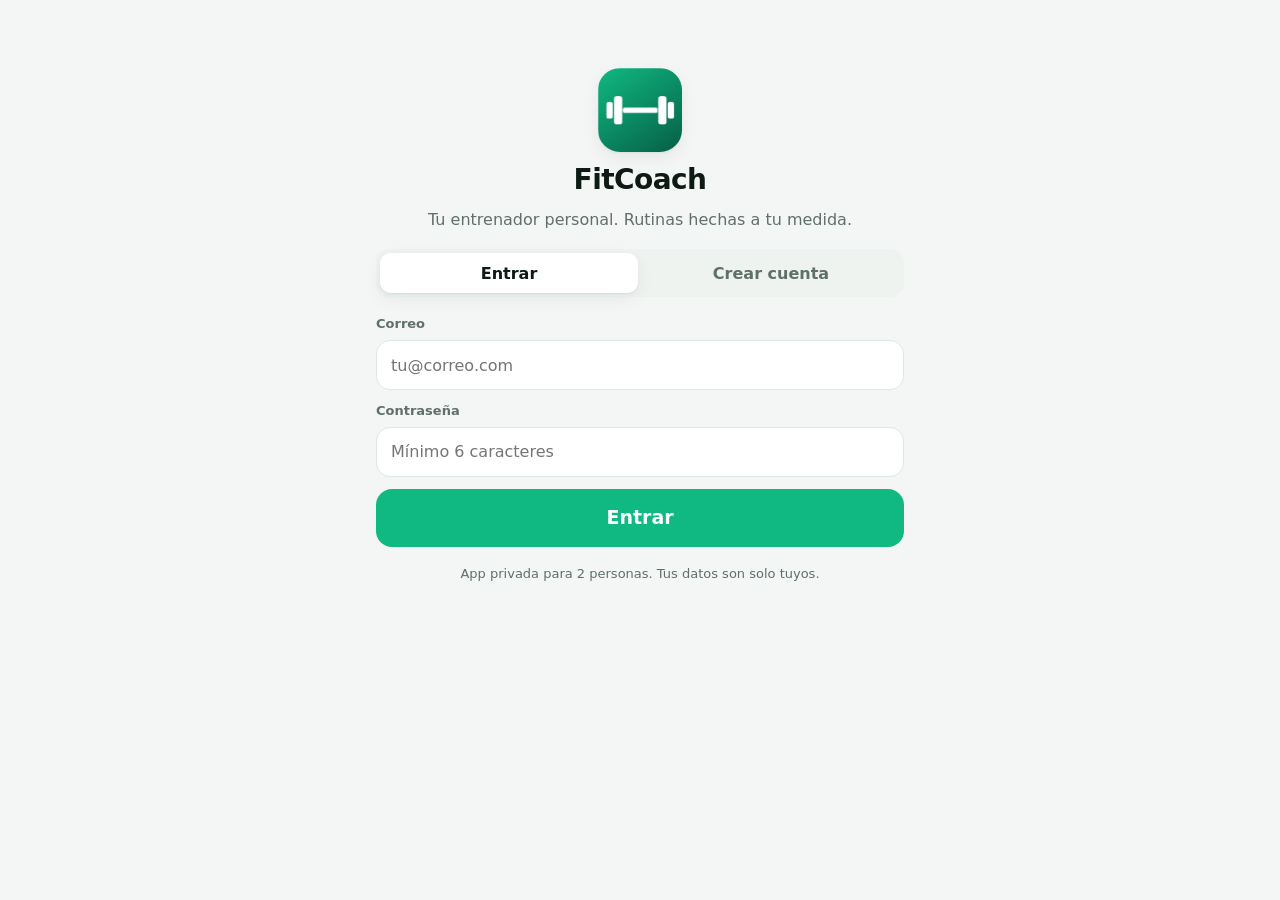
<file: index.html>
<!doctype html>
<html lang="es">
<head>
  <meta charset="utf-8">
  <meta name="viewport" content="width=device-width, initial-scale=1, viewport-fit=cover">
  <meta name="theme-color" content="#10b981">
  <meta name="apple-mobile-web-app-capable" content="yes">
  <meta name="mobile-web-app-capable" content="yes">
  <meta name="apple-mobile-web-app-status-bar-style" content="default">
  <meta name="apple-mobile-web-app-title" content="FitCoach">
  <meta name="format-detection" content="telephone=no">
  <meta name="description" content="Tu entrenador personal: rutinas a tu medida que se adaptan a tu progreso.">
  <link rel="apple-touch-icon" href="icons/apple-touch-icon.png">
  <link rel="icon" type="image/png" href="icons/icon-192.png">
  <link rel="manifest" href="manifest.webmanifest">
  <title>FitCoach</title>
  <link rel="stylesheet" href="css/styles.css">
</head>
<body>
  <main id="app"><div class="spin" style="margin-top:40vh" aria-label="Cargando"></div></main>
  <nav id="tabbar" class="hide" aria-label="Navegación principal"></nav>
  <noscript>FitCoach necesita JavaScript para funcionar.</noscript>
  <script src="vendor/supabase.js"></script>
  <script type="module" src="js/app.js"></script>
</body>
</html>
</file>
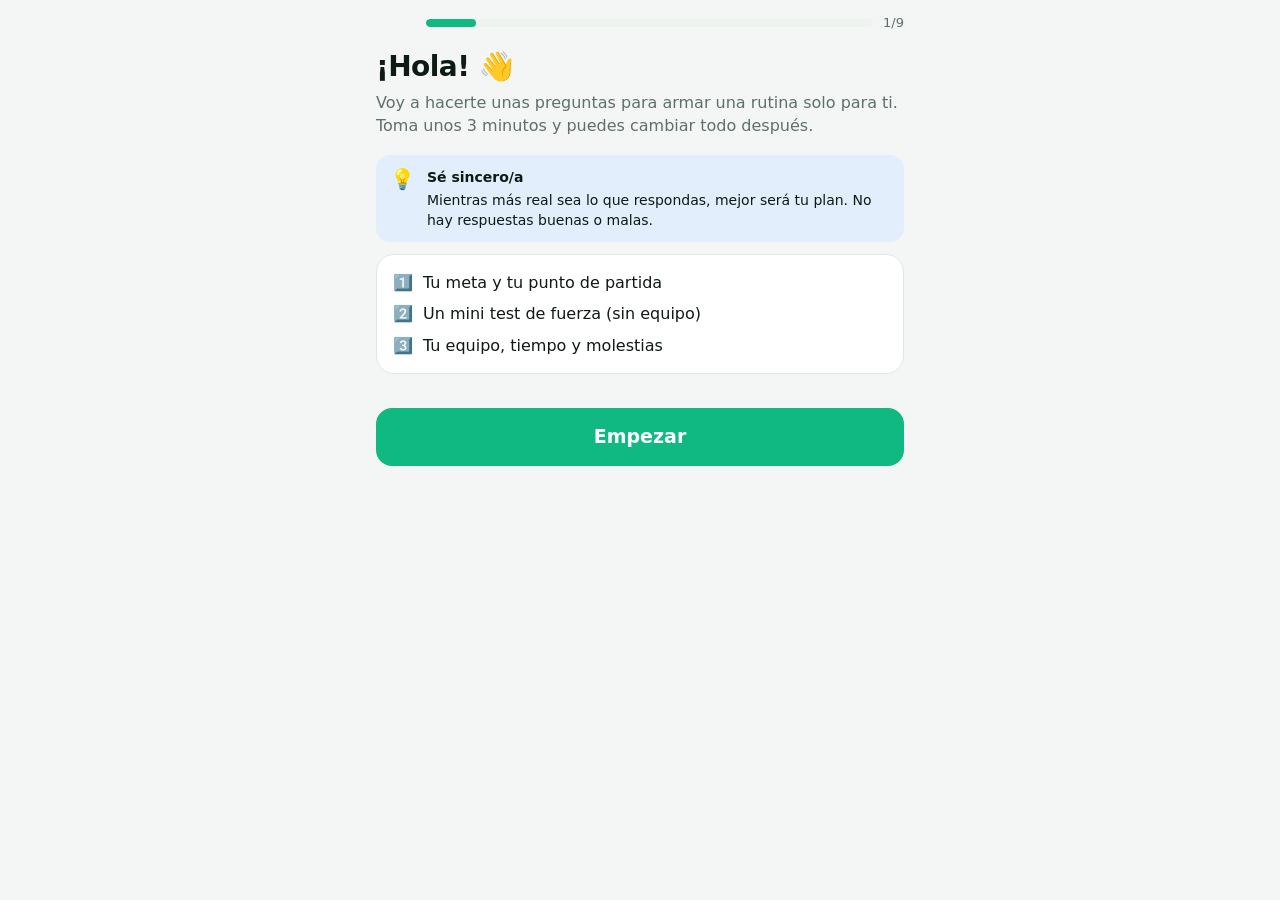
<file: tools/dev.html>
<!doctype html>
<html lang="es">
<head>
  <meta charset="utf-8">
  <base href="../">
  <meta name="viewport" content="width=device-width, initial-scale=1, viewport-fit=cover">
  <title>FitCoach (dev)</title>
  <link rel="stylesheet" href="css/styles.css">
</head>
<body>
  <main id="app"></main>
  <nav id="tabbar" class="hide"></nav>
  <script src="tools/dev-stub.js"></script>
  <script type="module" src="js/app.js"></script>
</body>
</html>
</file>
<file: css/styles.css>
:root {
  --bg: #f3f6f4; --card: #ffffff; --card2: #eef3f0; --ink: #0e1a14; --muted: #5f7068; --line: #dfe7e3;
  --acc: #10b981; --acc-d: #047857; --acc-ink: #ffffff; --acc-soft: #d6f5e8;
  --warn: #d97706; --warn-soft: #fdf0d5; --bad: #dc2626; --bad-soft: #fde4e4; --info-soft: #e3eefc; --info: #2563eb;
  --shadow: 0 1px 2px rgba(14, 26, 20, .06), 0 6px 18px rgba(14, 26, 20, .06);
  --r: 18px; --tab-h: 62px;
  color-scheme: light;
}
@media (prefers-color-scheme: dark) {
  :root:not([data-theme="light"]) {
    --bg: #0a110e; --card: #131c18; --card2: #1a2520; --ink: #eef5f1; --muted: #93a49b; --line: #24332c;
    --acc: #34d399; --acc-d: #10b981; --acc-ink: #04140d; --acc-soft: #12382d;
    --warn: #fbbf24; --warn-soft: #3a2d0e; --bad: #f87171; --bad-soft: #3c1818; --info-soft: #14284a; --info: #7aaaff;
    --shadow: 0 1px 2px rgba(0, 0, 0, .4), 0 6px 18px rgba(0, 0, 0, .35);
    color-scheme: dark;
  }
}

* { box-sizing: border-box; -webkit-tap-highlight-color: transparent; }
html { -webkit-text-size-adjust: 100%; }
body {
  margin: 0; background: var(--bg); color: var(--ink);
  font: 16px/1.45 -apple-system, BlinkMacSystemFont, "SF Pro Text", "Segoe UI", Roboto, system-ui, sans-serif;
  -webkit-font-smoothing: antialiased; overscroll-behavior-y: none;
}
body.noscroll { overflow: hidden; }
h1, h2, h3, p { margin: 0; }
button, input, select, textarea { font: inherit; color: inherit; }
button { cursor: pointer; }
a { color: var(--acc-d); }
:focus-visible { outline: 3px solid color-mix(in srgb, var(--acc) 60%, transparent); outline-offset: 2px; }

#app {
  max-width: 560px; margin: 0 auto; min-height: 100vh; min-height: 100dvh;
  padding: calc(env(safe-area-inset-top) + 14px) 16px calc(var(--tab-h) + env(safe-area-inset-bottom) + 28px);
}
#app.full { padding-bottom: calc(env(safe-area-inset-bottom) + 28px); }

/* ───── tipografía ───── */
.h1 { font-size: 28px; font-weight: 800; letter-spacing: -.02em; line-height: 1.15; }
.h2 { font-size: 20px; font-weight: 750; letter-spacing: -.01em; }
.h3 { font-size: 16px; font-weight: 700; }
.muted { color: var(--muted); }
.small { font-size: 13px; }
.center { text-align: center; }
.up { text-transform: uppercase; letter-spacing: .06em; font-size: 12px; font-weight: 700; color: var(--muted); }
.stack { display: flex; flex-direction: column; gap: 12px; }
.stack.s2 { gap: 8px; } .stack.s3 { gap: 18px; }
.row { display: flex; align-items: center; gap: 10px; }
.row.sp { justify-content: space-between; }
.row.wrap { flex-wrap: wrap; }
.grow { flex: 1; min-width: 0; }
.grid2 { display: grid; grid-template-columns: 1fr 1fr; gap: 12px; }
.pad-top { padding-top: 6px; }
.sp-top { margin-top: 18px; }

/* ───── tarjetas ───── */
.card { background: var(--card); border-radius: var(--r); padding: 16px; box-shadow: var(--shadow); }
.card.flat { box-shadow: none; border: 1px solid var(--line); }
.card.tap { cursor: pointer; transition: transform .12s; }
.card.tap:active { transform: scale(.985); }
.card.hero { background: linear-gradient(145deg, var(--acc-d), #065f46 70%); color: #fff; }
.card.hero .muted { color: rgba(255, 255, 255, .78); }
.card.hero .btn.primary { background: #fff; color: #065f46; }
.card.hero .tag { background: rgba(255, 255, 255, .18); color: #fff; }

/* ───── botones ───── */
.btn {
  display: flex; align-items: center; justify-content: center; gap: 8px; width: 100%;
  min-height: 50px; padding: 12px 18px; border: 0; border-radius: 14px;
  font-weight: 700; font-size: 17px; background: var(--card2); color: var(--ink); text-decoration: none;
  transition: transform .1s, opacity .15s;
}
.btn:active { transform: scale(.97); }
.btn[disabled] { opacity: .45; pointer-events: none; }
.btn.primary { background: var(--acc); color: var(--acc-ink); }
.btn.soft { background: var(--acc-soft); color: var(--acc-d); }
@media (prefers-color-scheme: dark) { :root:not([data-theme="light"]) .btn.soft { color: var(--acc); } }
.btn.ghost { background: transparent; color: var(--muted); }
.btn.danger { background: var(--bad); color: #fff; }
.btn.small { min-height: 40px; padding: 8px 14px; font-size: 15px; border-radius: 12px; width: auto; }
.btn.big { min-height: 58px; font-size: 19px; border-radius: 16px; }
.icon-btn { width: 40px; height: 40px; display: grid; place-items: center; border: 0; border-radius: 12px; background: transparent; color: var(--ink); }
.icon-btn:active { background: var(--card2); }
.link { background: none; border: 0; color: var(--acc-d); font-weight: 650; padding: 6px 0; }

/* ───── formularios ───── */
.field { display: flex; flex-direction: column; gap: 6px; }
.field-l { font-size: 13px; font-weight: 700; color: var(--muted); }
.hint { font-size: 12px; color: var(--muted); }
input[type="text"], input[type="email"], input[type="password"], input[type="number"], input[type="date"], select, textarea {
  width: 100%; min-height: 50px; padding: 12px 14px; border: 1.5px solid var(--line); border-radius: 14px;
  background: var(--card); font-size: 16px; appearance: none; -webkit-appearance: none;
}
input:focus, select:focus, textarea:focus { outline: none; border-color: var(--acc); }
.chips { display: flex; flex-wrap: wrap; gap: 8px; }
.chip {
  display: inline-flex; align-items: center; gap: 6px; min-height: 44px; padding: 8px 16px;
  border-radius: 999px; border: 1.5px solid var(--line); background: var(--card); font-weight: 600; font-size: 15px;
}
.chip.on { background: var(--acc-soft); border-color: var(--acc); color: var(--acc-d); }
@media (prefers-color-scheme: dark) { :root:not([data-theme="light"]) .chip.on { color: var(--acc); } }
.chip-i { font-size: 18px; }
.tag { display: inline-block; padding: 3px 10px; border-radius: 999px; font-size: 12px; font-weight: 700; background: var(--card2); color: var(--muted); }
.tag.acc { background: var(--acc-soft); color: var(--acc-d); }
.tag.warn { background: var(--warn-soft); color: var(--warn); }

.choice {
  display: flex; align-items: center; gap: 14px; width: 100%; text-align: left; padding: 14px 16px;
  border: 1.5px solid var(--line); border-radius: 16px; background: var(--card);
}
.choice.on { border-color: var(--acc); background: var(--acc-soft); }
.choice .ci { font-size: 28px; width: 38px; text-align: center; }
.choice b { display: block; font-size: 17px; }
.choice span.d { font-size: 13px; color: var(--muted); }

.stepper { display: flex; align-items: center; gap: 4px; background: var(--card); border: 1.5px solid var(--line); border-radius: 16px; padding: 4px; }
.step-b { width: 52px; height: 52px; border: 0; border-radius: 12px; background: var(--card2); font-size: 26px; font-weight: 700; }
.step-b:active { background: var(--acc-soft); }
.stepper-v { flex: 1; text-align: center; font-size: 26px; font-weight: 800; font-variant-numeric: tabular-nums; }

.seg { display: flex; background: var(--card2); border-radius: 14px; padding: 4px; gap: 4px; }
.seg button { flex: 1; min-height: 40px; border: 0; border-radius: 11px; background: transparent; font-weight: 700; color: var(--muted); }
.seg button.on { background: var(--card); color: var(--ink); box-shadow: var(--shadow); }

/* ───── banners ───── */
.banner { display: flex; gap: 12px; padding: 12px 14px; border-radius: 14px; background: var(--info-soft); font-size: 14px; }
.banner .bi { font-size: 20px; line-height: 1.2; }
.banner.warn { background: var(--warn-soft); }
.banner.good { background: var(--acc-soft); }
.banner.bad { background: var(--bad-soft); }
.banner b { display: block; margin-bottom: 2px; }

/* ───── barra de pestañas ───── */
#tabbar {
  position: fixed; left: 0; right: 0; bottom: 0; z-index: 20; display: flex; justify-content: center;
  padding-bottom: env(safe-area-inset-bottom);
  background: var(--card);
  background: color-mix(in srgb, var(--card) 88%, transparent);
  -webkit-backdrop-filter: saturate(1.6) blur(18px); backdrop-filter: saturate(1.6) blur(18px);
  border-top: 1px solid var(--line);
}
#tabbar.hide { display: none; }
#tabbar .tabs { display: flex; width: 100%; max-width: 560px; }
#tabbar a {
  flex: 1; height: var(--tab-h); display: flex; flex-direction: column; align-items: center; justify-content: center;
  gap: 2px; text-decoration: none; color: var(--muted); font-size: 11px; font-weight: 650;
}
#tabbar a.on { color: var(--acc-d); }
@media (prefers-color-scheme: dark) { :root:not([data-theme="light"]) #tabbar a.on { color: var(--acc); } }
#tabbar svg { width: 26px; height: 26px; }

/* ───── encabezados de pantalla ───── */
.topbar { display: flex; align-items: center; gap: 6px; margin: 0 -6px 12px; min-height: 44px; }
.topbar .t { flex: 1; font-size: 18px; font-weight: 750; text-align: center; padding-right: 40px; }
.sync { font-size: 12px; font-weight: 700; color: var(--warn); }

/* ───── semana ───── */
.week { display: grid; grid-template-columns: repeat(7, 1fr); gap: 6px; }
.wd { display: flex; flex-direction: column; align-items: center; gap: 6px; font-size: 12px; font-weight: 700; color: var(--muted); }
.wd i {
  width: 36px; height: 36px; border-radius: 50%; display: grid; place-items: center; font-style: normal; font-size: 15px;
  background: var(--card2); color: var(--muted);
}
.wd.plan i { border: 2px dashed var(--acc); background: transparent; color: var(--acc-d); }
.wd.done i { background: var(--acc); color: var(--acc-ink); border: 0; }
.wd.today { color: var(--ink); }
.wd.today i { box-shadow: 0 0 0 3px color-mix(in srgb, var(--acc) 35%, transparent); }

/* ───── lista de ejercicios ───── */
.ex-list { display: flex; flex-direction: column; }
.ex-row { display: flex; align-items: center; gap: 12px; padding: 12px 2px; border-top: 1px solid var(--line); background: none; border-left: 0; border-right: 0; border-bottom: 0; width: 100%; text-align: left; }
.ex-row:first-child { border-top: 0; }
.ex-n { width: 30px; height: 30px; border-radius: 10px; background: var(--acc-soft); color: var(--acc-d); display: grid; place-items: center; font-weight: 800; font-size: 14px; flex: none; }
.ex-t { font-weight: 650; font-size: 16px; }
.ex-s { font-size: 13px; color: var(--muted); }
.chev { color: var(--muted); font-size: 22px; }

.day-card { display: flex; gap: 14px; align-items: center; }
.day-ic { font-size: 28px; width: 48px; height: 48px; border-radius: 14px; background: var(--acc-soft); display: grid; place-items: center; flex: none; }

.step-list { counter-reset: s; list-style: none; margin: 0; padding: 0; display: flex; flex-direction: column; gap: 12px; }
.step-list li { counter-increment: s; display: flex; gap: 12px; }
.step-list li::before { content: counter(s); flex: none; width: 26px; height: 26px; border-radius: 50%; background: var(--acc); color: var(--acc-ink); font-weight: 800; font-size: 13px; display: grid; place-items: center; margin-top: 1px; }
.tips { margin: 0; padding-left: 18px; color: var(--muted); display: flex; flex-direction: column; gap: 6px; }

/* ───── hoja inferior ───── */
.backdrop { position: fixed; inset: 0; background: rgba(5, 12, 9, .5); opacity: 0; transition: opacity .25s; z-index: 40; }
.backdrop.show { opacity: 1; }
.sheet {
  position: fixed; left: 0; right: 0; bottom: 0; z-index: 41; margin: 0 auto; max-width: 560px;
  background: var(--bg); border-radius: 24px 24px 0 0; max-height: 92vh; max-height: 92dvh; display: flex; flex-direction: column;
  transform: translateY(100%); transition: transform .28s cubic-bezier(.2, .8, .2, 1);
  padding-bottom: env(safe-area-inset-bottom); box-shadow: 0 -10px 40px rgba(0, 0, 0, .25);
}
.sheet.full { height: 92vh; height: 92dvh; }
.sheet.show { transform: none; }
.grab { width: 40px; height: 5px; border-radius: 3px; background: var(--line); margin: 8px auto 0; flex: none; }
.sheet-head { display: flex; align-items: center; justify-content: space-between; padding: 8px 12px 0 18px; }
.sheet-head h2 { font-size: 20px; font-weight: 800; }
.sheet-body { padding: 14px 18px 22px; overflow-y: auto; -webkit-overflow-scrolling: touch; display: flex; flex-direction: column; gap: 14px; }

.toast {
  position: fixed; left: 50%; bottom: calc(var(--tab-h) + env(safe-area-inset-bottom) + 18px); transform: translate(-50%, 20px); opacity: 0;
  background: var(--ink); color: var(--bg); padding: 12px 18px; border-radius: 14px; font-weight: 650; font-size: 15px;
  z-index: 60; transition: .25s; max-width: 90vw; text-align: center; box-shadow: var(--shadow);
}
.toast.show { opacity: 1; transform: translate(-50%, 0); }
.toast.bad { background: var(--bad); color: #fff; }

/* ───── anillo ───── */
.ring { position: relative; width: 84px; height: 84px; flex: none; }
.ring svg { display: block; }
.ring-bg { fill: none; stroke: var(--card2); stroke-width: 8; }
.ring-fg { fill: none; stroke: var(--acc); stroke-width: 8; stroke-linecap: round; transition: stroke-dashoffset .6s; }
.ring-t { position: absolute; inset: 0; display: flex; flex-direction: column; align-items: center; justify-content: center; line-height: 1.1; }
.ring-t b { font-size: 20px; } .ring-t small { font-size: 11px; color: var(--muted); }

/* ───── gráficos ───── */
.chart svg { width: 100%; height: auto; display: block; }
.chart .grid { stroke: var(--line); stroke-width: 1; }
.chart .ax { fill: var(--muted); font-size: 10px; }
.chart .line { fill: none; stroke: var(--acc); stroke-width: 2.5; stroke-linejoin: round; }
.chart .area { fill: var(--acc-soft); fill: color-mix(in srgb, var(--acc) 14%, transparent); stroke: none; }
.chart .dot { fill: var(--card); stroke: var(--acc); stroke-width: 1.5; }
.chart .dot-last { fill: var(--acc); stroke: var(--card); stroke-width: 2; }
.chart .tgt { stroke: var(--warn); stroke-dasharray: 4 4; stroke-width: 1.5; }
.chart .bar { fill: var(--acc); } .chart .bar.over { fill: var(--warn); }
.spark { color: var(--acc); display: inline-block; }
.kpis { display: grid; grid-template-columns: repeat(3, 1fr); gap: 10px; }
.kpi { background: var(--card); border-radius: 16px; padding: 12px; text-align: center; box-shadow: var(--shadow); }
.kpi b { display: block; font-size: 24px; font-weight: 800; }
.kpi span { font-size: 12px; color: var(--muted); font-weight: 650; }

/* ───── asistente ───── */
.wiz-top { display: flex; align-items: center; gap: 10px; margin-bottom: 18px; }
.bar-track { flex: 1; height: 8px; background: var(--card2); border-radius: 4px; overflow: hidden; }
.bar-fill { height: 100%; background: var(--acc); border-radius: 4px; transition: width .35s; }
.wiz-foot { position: sticky; bottom: 0; margin: 22px -16px 0; padding: 12px 16px calc(env(safe-area-inset-bottom) + 12px); background: linear-gradient(to top, var(--bg) 70%, transparent); display: flex; gap: 10px; }
.wiz-foot .btn.ghost { width: 90px; }
.test-card { padding: 14px; border: 1.5px solid var(--line); border-radius: 16px; background: var(--card); display: flex; flex-direction: column; gap: 10px; }

/* ───── entrenamiento ───── */
.wk-head { position: sticky; top: 0; z-index: 10; margin: -14px -16px 14px; padding: calc(env(safe-area-inset-top) + 10px) 16px 10px; background: var(--bg); background: color-mix(in srgb, var(--bg) 90%, transparent); -webkit-backdrop-filter: blur(14px); backdrop-filter: blur(14px); }
.set-head, .set-row { display: grid; grid-template-columns: 34px 1fr 1fr 52px; gap: 8px; align-items: center; }
.set-head { font-size: 12px; color: var(--muted); font-weight: 700; text-align: center; padding: 0 0 4px; }
.set-row { padding: 6px 0; }
.set-row .sn { text-align: center; font-weight: 800; color: var(--muted); }
.set-row input { text-align: center; min-height: 48px; font-size: 18px; font-weight: 700; padding: 8px; }
.set-row.done input { background: var(--acc-soft); border-color: var(--acc); }
.set-ok { width: 52px; height: 48px; border-radius: 14px; border: 1.5px solid var(--line); background: var(--card); display: grid; place-items: center; color: var(--muted); }
.set-row.done .set-ok { background: var(--acc); border-color: var(--acc); color: var(--acc-ink); }
.dots { display: flex; gap: 5px; }
.dots i { flex: 1; height: 5px; border-radius: 3px; background: var(--line); }
.dots i.on { background: var(--acc); } .dots i.cur { background: var(--acc-d); }

#timer {
  position: fixed; left: 12px; right: 12px; bottom: calc(env(safe-area-inset-bottom) + 12px); z-index: 30; max-width: 536px; margin: 0 auto;
  background: var(--ink); color: var(--bg); border-radius: 20px; padding: 12px 14px; display: flex; align-items: center; gap: 12px; box-shadow: 0 10px 30px rgba(0, 0, 0, .35);
}
#timer .tm { font-size: 34px; font-weight: 800; font-variant-numeric: tabular-nums; min-width: 98px; }
#timer .tl { font-size: 12px; opacity: .7; }
#timer .btn { background: rgba(255, 255, 255, .14); color: inherit; min-height: 44px; font-size: 15px; width: auto; padding: 8px 14px; }
@media (prefers-color-scheme: dark) { :root:not([data-theme="light"]) #timer .btn { background: rgba(0, 0, 0, .15); } }
#timer .tbar { position: absolute; left: 14px; right: 14px; bottom: 6px; height: 3px; background: rgba(255, 255, 255, .2); border-radius: 2px; overflow: hidden; }
#timer .tbar i { display: block; height: 100%; background: var(--acc); }

.rpe-grid { display: grid; grid-template-columns: repeat(4, 1fr); gap: 8px; }
.rpe-grid button { display: flex; flex-direction: column; align-items: center; gap: 4px; padding: 12px 4px; border: 1.5px solid var(--line); border-radius: 14px; background: var(--card); font-size: 12px; font-weight: 700; }
.rpe-grid button span { font-size: 28px; }
.rpe-grid button.on { border-color: var(--acc); background: var(--acc-soft); }
.emo5 { display: grid; grid-template-columns: repeat(5, 1fr); gap: 6px; }
.emo5 button { padding: 10px 0; font-size: 26px; border: 1.5px solid var(--line); background: var(--card); border-radius: 14px; }
.emo5 button.on { border-color: var(--acc); background: var(--acc-soft); }

.auth { padding-top: 6vh; }
.logo { width: 84px; height: 84px; border-radius: 22px; box-shadow: var(--shadow); margin: 0 auto; display: block; }
.hist-item { border-top: 1px solid var(--line); padding: 12px 0; }
.hist-item:first-child { border-top: 0; }
.pb { display: flex; justify-content: space-between; align-items: center; padding: 10px 0; border-top: 1px solid var(--line); }
.pb:first-child { border-top: 0; }
.lock { text-align: center; padding: 40px 10px; }
.fade-in { animation: fi .25s ease both; }
@keyframes fi { from { opacity: 0; transform: translateY(6px); } to { opacity: 1; transform: none; } }
.spin { width: 44px; height: 44px; border: 4px solid var(--card2); border-top-color: var(--acc); border-radius: 50%; animation: sp 0.9s linear infinite; margin: 0 auto; }
@keyframes sp { to { transform: rotate(360deg); } }
@media (prefers-reduced-motion: reduce) { * { animation: none !important; transition: none !important; } }

.set-row.bw { grid-template-columns: 34px 1fr 52px; }
.set-row.tm { grid-template-columns: 34px 1fr 52px 52px; }
.set-ok[aria-pressed="true"] { background: var(--acc); border-color: var(--acc); color: var(--acc-ink); }
.seq { position: fixed; inset: 0; z-index: 70; background: var(--bg); display: flex; align-items: center; justify-content: center; padding: 24px; transition: background .2s; }
.seq[data-rest="1"] { background: var(--card2); }
button.card:not(.flat) { border: 0; font: inherit; color: inherit; }
button.card { text-align: left; }

.chat { display: flex; flex-direction: column; gap: 12px; min-height: 100%; }
.chat-list { display: flex; flex-direction: column; gap: 10px; flex: 1; }
.bubble { max-width: 88%; padding: 10px 14px; border-radius: 18px; white-space: pre-wrap; word-wrap: break-word; line-height: 1.4; }
.bubble.me { align-self: flex-end; background: var(--acc); color: var(--acc-ink); border-bottom-right-radius: 6px; }
.bubble.ai { align-self: flex-start; background: var(--card); box-shadow: var(--shadow); border-bottom-left-radius: 6px; }
.bubble.err { background: var(--warn-soft); color: var(--warn); }
.bubble.typing { letter-spacing: 3px; color: var(--muted); animation: pulse 1.2s ease-in-out infinite; }
@keyframes pulse { 50% { opacity: .4; } }
.chat-input { display: flex; gap: 8px; align-items: flex-end; position: sticky; bottom: 0; background: var(--bg); padding-top: 6px; }
.chat-input textarea { min-height: 48px; max-height: 120px; resize: none; padding: 12px 14px; }
.chat-send { width: 52px; min-height: 48px; padding: 0; flex: none; }
</file>
